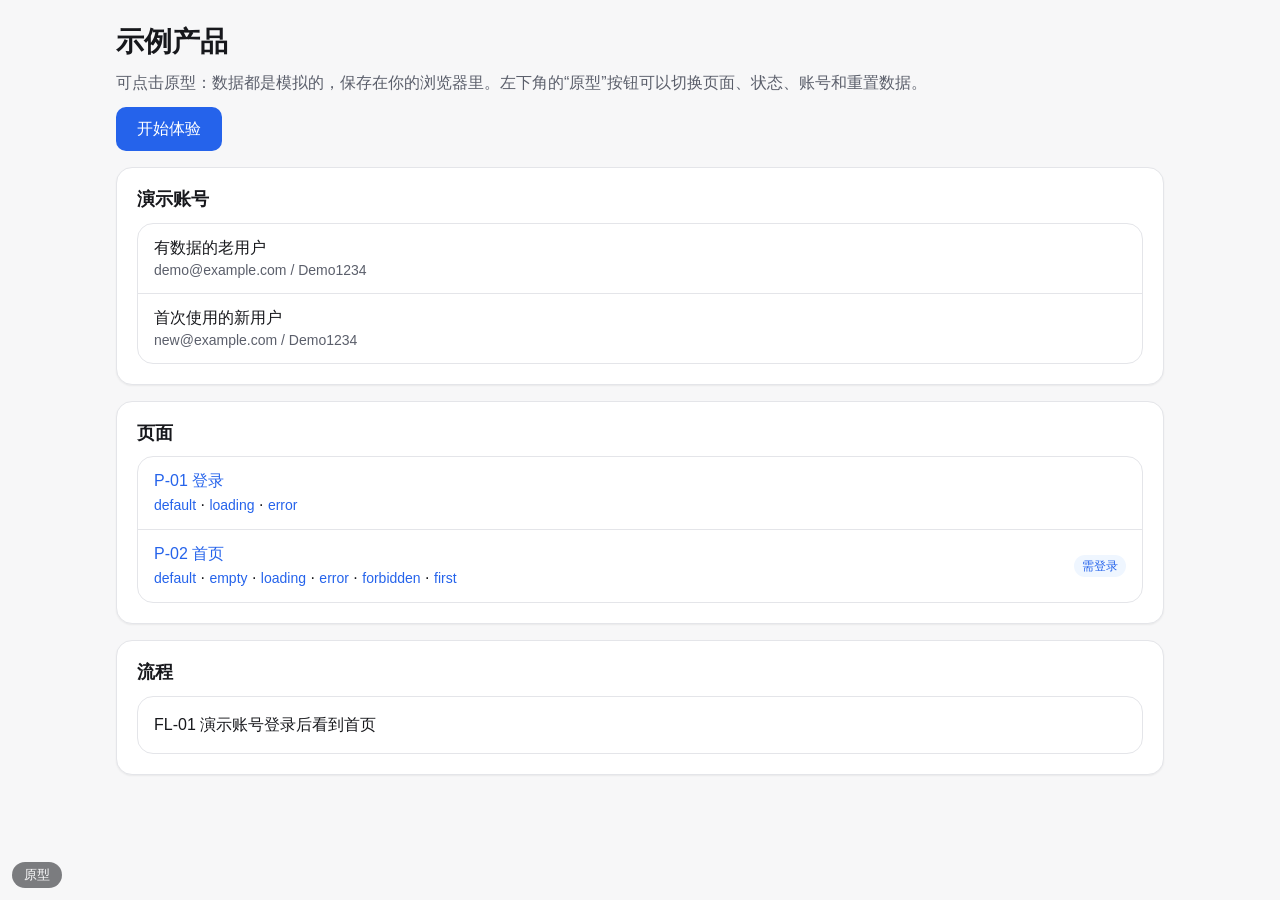
<file: skills/hq-design/prototype-starter/index.html>
<!doctype html>
<html lang="zh-CN">
<head>
  <meta charset="utf-8">
  <meta name="viewport" content="width=device-width, initial-scale=1">
  <title>原型目录</title>
  <link rel="stylesheet" href="assets/tokens.css">
  <link rel="stylesheet" href="assets/base.css">
</head>
<!-- 原型入口：给评审和用户看的目录。从 manifest.js 生成，不用手改。 -->
<body data-hq-page="index">
  <div class="app">
    <main class="main stack">
      <div>
        <h1 data-testid="product"></h1>
        <p class="muted">可点击原型：数据都是模拟的，保存在你的浏览器里。左下角的“原型”按钮可以切换页面、状态、账号和重置数据。</p>
        <a class="btn btn-primary" id="start" data-testid="start">开始体验</a>
      </div>
      <div class="card"><h3>演示账号</h3><ul class="list" id="accounts"></ul></div>
      <div class="card"><h3>页面</h3><ul class="list" id="pages"></ul></div>
      <div class="card"><h3>流程</h3><ul class="list" id="flows"></ul></div>
    </main>
  </div>
  <script src="manifest.js"></script>
  <script src="data/seed.js"></script>
  <script src="assets/app.js"></script>
  <script>
    var M = HQ.manifest;
    document.title = M.product + " · 原型";
    document.querySelector("[data-testid=product]").textContent = M.product;
    document.getElementById("start").href = HQ.url(M.entry);
    function li(html) { var e = document.createElement("li"); e.innerHTML = html; return e; }
    function esc(s) { var d = document.createElement("div"); d.textContent = s == null ? "" : String(s); return d.innerHTML; }
    M.accounts.forEach(function (a) {
      document.getElementById("accounts").appendChild(li("<div style='flex:1'>" + esc(a.note || a.role) + "<div class='small muted'>" + esc(a.email) + " / " + esc(a.password) + "</div></div>"));
    });
    M.pages.forEach(function (p) {
      var states = (p.states || []).map(function (s) { return "<a class='small' href='" + HQ.url(p.id, "state=" + s) + "'>" + esc(s) + "</a>"; }).join(" · ");
      document.getElementById("pages").appendChild(li("<div style='flex:1'><a href='" + HQ.url(p.id) + "'>" + esc(p.id + " " + p.title) + "</a><div>" + states + "</div></div>" + (p.auth ? "<span class='badge'>需登录</span>" : "")));
    });
    (M.flows || []).forEach(function (f) {
      document.getElementById("flows").appendChild(li("<div style='flex:1'>" + esc(f.id + " " + f.title) + "<div class='small muted'>" + esc((f.requirements || []).join("、")) + "</div></div>"));
    });
  </script>
</body>
</html>
</file>
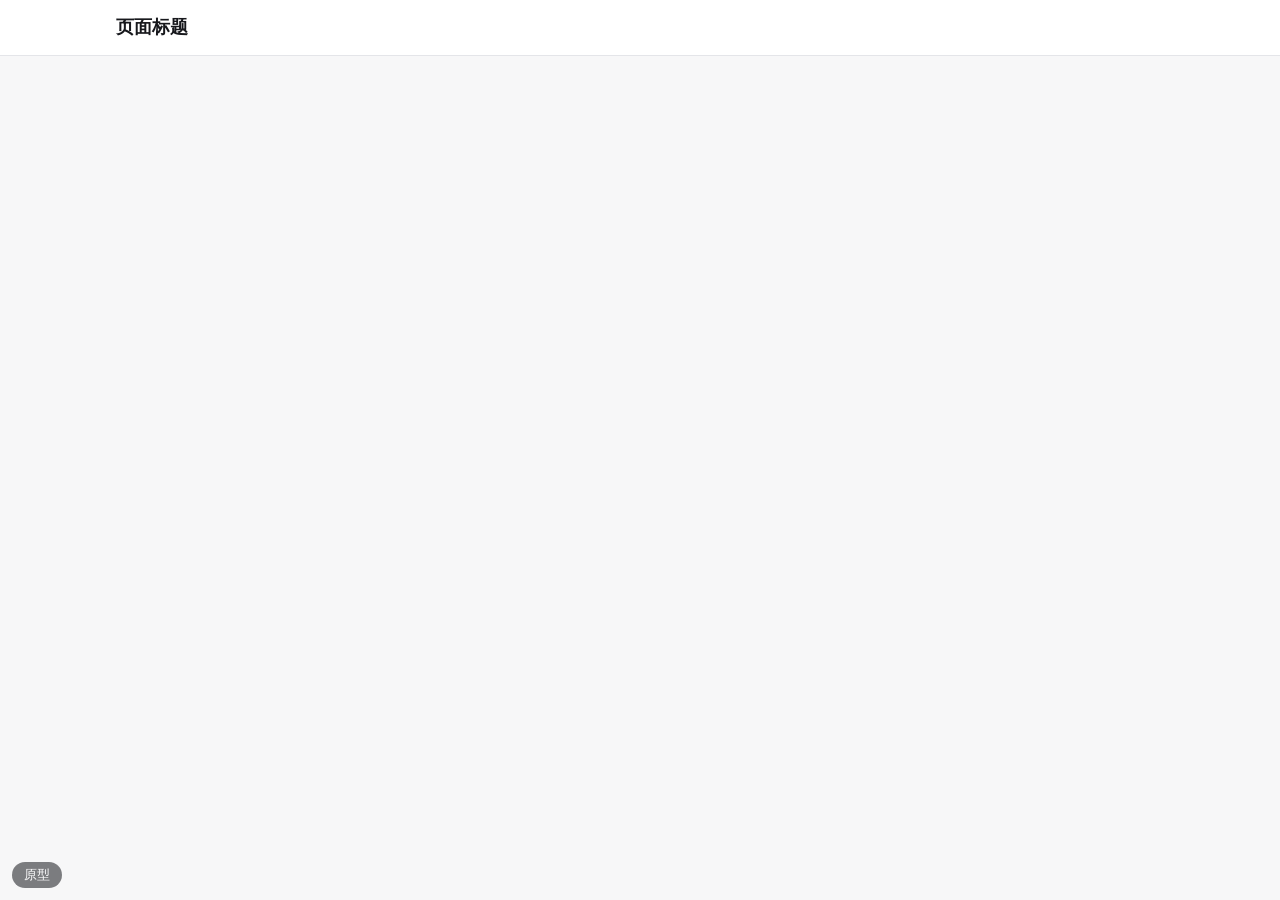
<file: skills/hq-design/prototype-starter/pages/_page-template.html>
<!doctype html>
<html lang="zh-CN">
<head>
  <meta charset="utf-8">
  <meta name="viewport" content="width=device-width, initial-scale=1">
  <title>页面标题</title>
  <link rel="stylesheet" href="../assets/tokens.css">
  <link rel="stylesheet" href="../assets/base.css">
</head>
<!-- 新页面复制本文件（文件名不要以 _ 开头），把 P-xx 换成 manifest.js 里的编号。
     manifest 里这一页声明的每种状态都要有对应的 data-hq-state 区块；不适用的状态写进 manifest 的 na 并写原因。
     一个区块属于几种状态时用空格分开（如 data-hq-state="default error"）。
     需要点击、输入的元素加 data-testid，流程（flows）用它定位。只用 tokens.css 的变量，不写死颜色。 -->
<body data-hq-page="P-xx">
  <div class="app">
    <header class="header"><div class="title">页面标题</div></header>
    <main class="main">
      <section data-hq-state="default"></section>
      <section data-hq-state="loading" hidden aria-busy="true"></section>
      <section data-hq-state="empty" hidden></section>
      <section data-hq-state="error" hidden></section>
      <section data-hq-state="forbidden" hidden></section>
      <section data-hq-state="first" hidden></section>
    </main>
  </div>
  <script src="../manifest.js"></script>
  <script src="../data/seed.js"></script>
  <script src="../assets/app.js"></script>
  <script>
    // 页面逻辑：用 HQ.api() 模拟接口，HQ.show() 切换状态，HQ.go("P-xx") 跳转，HQ.db 读写模拟数据。
  </script>
</body>
</html>
</file>
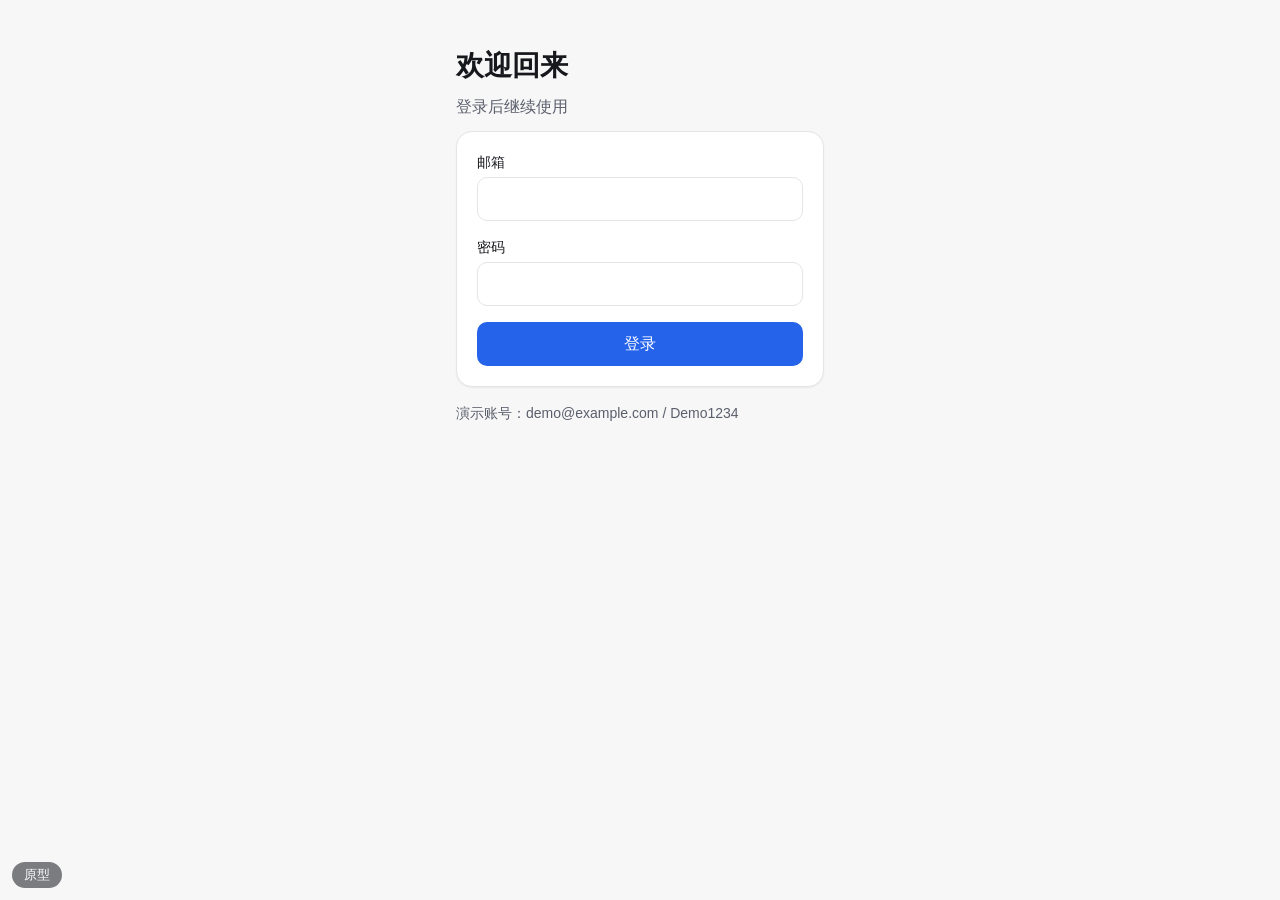
<file: skills/hq-design/prototype-starter/pages/home.html>
<!doctype html>
<html lang="zh-CN">
<head>
  <meta charset="utf-8">
  <meta name="viewport" content="width=device-width, initial-scale=1">
  <title>首页</title>
  <link rel="stylesheet" href="../assets/tokens.css">
  <link rel="stylesheet" href="../assets/base.css">
</head>
<body data-hq-page="P-02">
  <div class="app">
    <header class="header">
      <div class="title">首页</div>
      <a class="btn btn-ghost" href="login.html" data-testid="sign-out">退出</a>
    </header>
    <main class="main">
      <section data-hq-state="default">
        <div class="row" style="margin-bottom: var(--space-4);">
          <h2 style="margin: 0;">我的事项</h2><span class="spacer"></span>
          <button class="btn btn-primary" type="button" data-testid="add">新建</button>
        </div>
        <ul class="list" data-testid="item-list"></ul>
      </section>
      <section data-hq-state="loading" hidden aria-busy="true">
        <div class="list">
          <div style="padding: var(--space-4);" class="stack">
            <div class="skeleton" style="height: 16px; width: 60%;"></div>
            <div class="skeleton" style="height: 12px; width: 40%;"></div>
            <div class="skeleton" style="height: 16px; width: 70%;"></div>
          </div>
        </div>
      </section>
      <section data-hq-state="empty" hidden>
        <div class="state">
          <svg class="icon" viewBox="0 0 24 24" fill="none" stroke="currentColor" stroke-width="1.5" aria-hidden="true"><rect x="4" y="4" width="16" height="16" rx="3"/><path d="M8 12h8M12 8v8"/></svg>
          <h2>还没有事项</h2>
          <p>新建第一条，开始记录吧</p>
          <button class="btn btn-primary" type="button">新建事项</button>
        </div>
      </section>
      <section data-hq-state="error" hidden>
        <div class="state" role="alert">
          <svg class="icon" viewBox="0 0 24 24" fill="none" stroke="currentColor" stroke-width="1.5" aria-hidden="true"><circle cx="12" cy="12" r="9"/><path d="M12 7v6M12 16.5v.5"/></svg>
          <h2>加载失败</h2>
          <p>网络好像出了点问题</p>
          <a class="btn" href="home.html">重试</a>
        </div>
      </section>
      <section data-hq-state="forbidden" hidden>
        <div class="state">
          <svg class="icon" viewBox="0 0 24 24" fill="none" stroke="currentColor" stroke-width="1.5" aria-hidden="true"><rect x="5" y="10" width="14" height="10" rx="2"/><path d="M8 10V7a4 4 0 0 1 8 0v3"/></svg>
          <h2>没有访问权限</h2>
          <p>请联系管理员开通，或切换账号</p>
          <a class="btn" href="login.html">切换账号</a>
        </div>
      </section>
      <section data-hq-state="first" hidden>
        <div class="card stack" style="text-align: center;">
          <h2>欢迎使用</h2>
          <p class="muted">三步上手：新建事项、设置提醒、完成后打勾。</p>
          <button class="btn btn-primary" type="button" data-testid="onboard-done">开始使用</button>
        </div>
      </section>
    </main>
  </div>
  <script src="../manifest.js"></script>
  <script src="../data/seed.js"></script>
  <script src="../assets/app.js"></script>
  <script>
    document.querySelector("[data-testid=sign-out]").addEventListener("click", function () { HQ.auth.signOut(); });
    function render() {
      var user = HQ.auth.current();
      if (user && user.first && !HQ.state) { HQ.show("first"); return; }
      HQ.show("loading");
      HQ.api(function () { return HQ.db.all("items"); }).then(function (items) {
        if (!items.length) { HQ.show("empty"); return; }
        var ul = document.querySelector("[data-testid=item-list]");
        ul.innerHTML = "";
        items.forEach(function (it) {
          var li = document.createElement("li");
          li.innerHTML = '<div style="flex:1"><div></div><div class="small muted"></div></div><span class="badge"></span>';
          li.querySelector("div > div").textContent = it.title;
          li.querySelector(".small").textContent = it.meta;
          li.querySelector(".badge").textContent = it.tag;
          ul.appendChild(li);
        });
        HQ.show("default");
      }, function () { HQ.show("error"); });
    }
    document.querySelector("[data-testid=onboard-done]").addEventListener("click", function () { HQ.auth.markOnboarded(); render(); });
    document.querySelector("[data-testid=add]").addEventListener("click", function () {
      HQ.db.insert("items", { title: "新事项", meta: "刚刚", tag: "待处理" }); HQ.toast("已新建"); render();
    });
    if (!HQ.state || HQ.state === "default") render();
  </script>
</body>
</html>
</file>
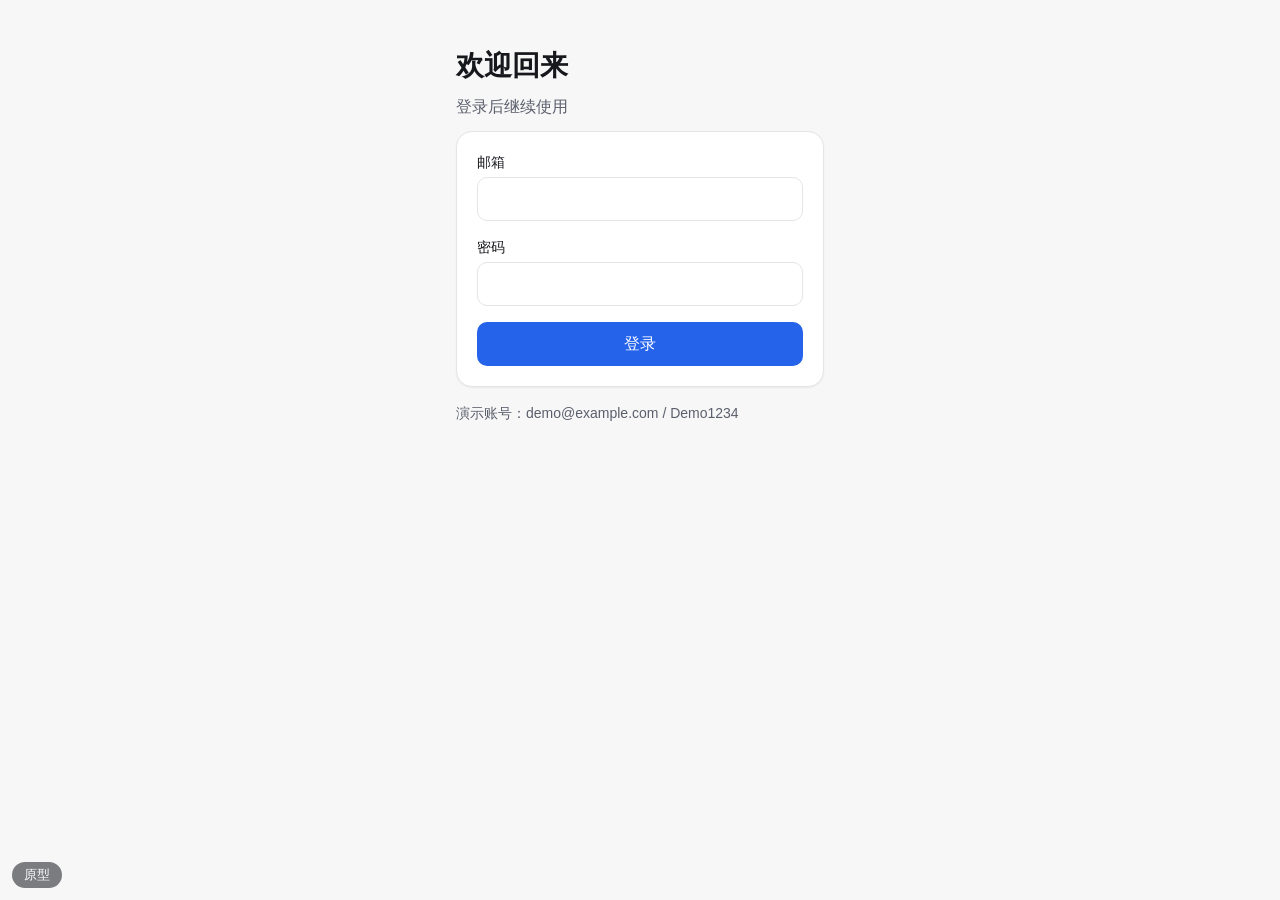
<file: skills/hq-design/prototype-starter/pages/login.html>
<!doctype html>
<html lang="zh-CN">
<head>
  <meta charset="utf-8">
  <meta name="viewport" content="width=device-width, initial-scale=1">
  <title>登录</title>
  <link rel="stylesheet" href="../assets/tokens.css">
  <link rel="stylesheet" href="../assets/base.css">
</head>
<body data-hq-page="P-01">
  <div class="app">
    <main class="main" style="max-width: 400px; padding-top: var(--space-12);">
      <h1>欢迎回来</h1>
      <p class="muted">登录后继续使用</p>
      <form class="card stack" data-testid="login-form" novalidate>
        <section data-hq-state="error" hidden>
          <div class="notice notice-danger" role="alert" data-testid="login-error">邮箱或密码不正确</div>
        </section>
        <div class="field">
          <label for="email">邮箱</label>
          <input class="input" id="email" type="email" autocomplete="email" data-testid="email" required>
        </div>
        <div class="field">
          <label for="password">密码</label>
          <input class="input" id="password" type="password" autocomplete="current-password" data-testid="password" required>
        </div>
        <section data-hq-state="default error">
          <button class="btn btn-primary btn-block" type="submit" data-testid="submit">登录</button>
        </section>
        <section data-hq-state="loading" hidden>
          <button class="btn btn-primary btn-block" type="button" aria-busy="true" disabled>正在登录…</button>
        </section>
      </form>
      <p class="small muted" style="margin-top: var(--space-4);">演示账号：demo@example.com / Demo1234</p>
    </main>
  </div>
  <script src="../manifest.js"></script>
  <script src="../data/seed.js"></script>
  <script src="../assets/app.js"></script>
  <script>
    document.querySelector("[data-testid=login-form]").addEventListener("submit", function (e) {
      e.preventDefault();
      var email = document.getElementById("email").value.trim();
      var password = document.getElementById("password").value;
      HQ.show("loading");
      HQ.api(function () { return HQ.auth.signIn(email, password); }).then(function (user) {
        if (!user) { HQ.show("error"); return; }
        var next = new URLSearchParams(location.search).get("next");
        HQ.go(next || "P-02");
      }, function () { HQ.show("error"); });
    });
  </script>
</body>
</html>
</file>
<file: skills/hq-design/prototype-starter/assets/tokens.css>
/* 设计变量：原型里所有颜色、字号、间距、圆角、阴影、动效都从这里取（design-system.md 记录同一套值）。
   默认方向：简洁易懂、现代时尚——中性灰底、一个主色、充足留白、克制的阴影。改风格只改这个文件。 */
:root {
  /* 颜色：一个主色 + 中性色 + 语义色 */
  --color-primary: #2563eb;
  --color-primary-hover: #1d4ed8;
  --color-primary-soft: #eff6ff;
  --color-on-primary: #ffffff;
  --color-bg: #f7f7f8;
  --color-surface: #ffffff;
  --color-surface-muted: #f1f2f4;
  --color-border: #e4e5e9;
  --color-text: #17181c;
  --color-text-secondary: #5b5f6b;
  --color-text-tertiary: #8b8f9a;
  --color-success: #15803d;
  --color-success-soft: #ecfdf3;
  --color-warning: #b45309;
  --color-warning-soft: #fffbeb;
  --color-danger: #dc2626;
  --color-danger-soft: #fef2f2;
  --color-overlay: rgba(17, 18, 23, 0.45);

  /* 字体与字号阶梯（1.25 倍） */
  --font-sans: -apple-system, BlinkMacSystemFont, "SF Pro Text", "PingFang SC", "Hiragino Sans GB", "Microsoft YaHei", "Segoe UI", Roboto, sans-serif;
  --font-mono: ui-monospace, SFMono-Regular, Menlo, Consolas, monospace;
  --text-xs: 12px;
  --text-sm: 14px;
  --text-md: 16px;
  --text-lg: 18px;
  --text-xl: 22px;
  --text-2xl: 28px;
  --text-3xl: 34px;
  --leading-tight: 1.25;
  --leading-normal: 1.5;
  --weight-regular: 400;
  --weight-medium: 500;
  --weight-semibold: 600;

  /* 间距：4 的倍数 */
  --space-1: 4px;
  --space-2: 8px;
  --space-3: 12px;
  --space-4: 16px;
  --space-5: 20px;
  --space-6: 24px;
  --space-8: 32px;
  --space-10: 40px;
  --space-12: 48px;

  /* 圆角、阴影、动效 */
  --radius-sm: 6px;
  --radius-md: 10px;
  --radius-lg: 16px;
  --radius-full: 999px;
  --shadow-sm: 0 1px 2px rgba(17, 18, 23, 0.06);
  --shadow-md: 0 4px 16px rgba(17, 18, 23, 0.08);
  --shadow-lg: 0 12px 32px rgba(17, 18, 23, 0.14);
  --duration-fast: 120ms;
  --duration-normal: 200ms;
  --ease-out: cubic-bezier(0.2, 0.8, 0.2, 1);

  /* 布局 */
  --content-max: 1080px;
  --touch-target: 44px;
  --header-height: 56px;
}

@media (prefers-color-scheme: dark) {
  :root:not([data-theme="light"]) {
    --color-primary: #60a5fa;
    --color-primary-hover: #93c5fd;
    --color-primary-soft: #172554;
    --color-on-primary: #0b1220;
    --color-bg: #0f1013;
    --color-surface: #17181c;
    --color-surface-muted: #1f2026;
    --color-border: #2c2e35;
    --color-text: #f3f4f6;
    --color-text-secondary: #b4b8c2;
    --color-text-tertiary: #7d818c;
    --color-success-soft: #052e16;
    --color-warning-soft: #2b1a05;
    --color-danger-soft: #2d0b0b;
    --color-overlay: rgba(0, 0, 0, 0.6);
  }
}
</file>
<file: skills/hq-design/prototype-starter/assets/base.css>
/* 基础样式和通用组件。只用 tokens.css 里的变量，不写死颜色和尺寸。 */
*, *::before, *::after { box-sizing: border-box; }
html { -webkit-text-size-adjust: 100%; }
body {
  margin: 0; min-height: 100vh; background: var(--color-bg); color: var(--color-text);
  font-family: var(--font-sans); font-size: var(--text-md); line-height: var(--leading-normal);
  -webkit-font-smoothing: antialiased;
}
h1, h2, h3 { margin: 0 0 var(--space-3); line-height: var(--leading-tight); font-weight: var(--weight-semibold); }
h1 { font-size: var(--text-2xl); }
h2 { font-size: var(--text-xl); }
h3 { font-size: var(--text-lg); }
p { margin: 0 0 var(--space-3); }
a { color: var(--color-primary); text-decoration: none; }
a:hover { text-decoration: underline; }
:focus-visible { outline: 2px solid var(--color-primary); outline-offset: 2px; }
.muted { color: var(--color-text-secondary); }
.small { font-size: var(--text-sm); }

/* 布局：手机平台（body.platform-mobile）在桌面上居中显示成手机宽度 */
.app { display: flex; flex-direction: column; min-height: 100vh; }
body.platform-mobile .app { max-width: 430px; margin: 0 auto; background: var(--color-bg); box-shadow: var(--shadow-md); }
.header {
  position: sticky; top: 0; z-index: 10; display: flex; align-items: center; gap: var(--space-3);
  height: var(--header-height); background: var(--color-surface);
  /* 左右内边距和 .main 的内容边缘对齐 */
  padding: 0 max(var(--space-4), calc((100% - var(--content-max)) / 2 + var(--space-4)));
  border-bottom: 1px solid var(--color-border);
}
.header .title { flex: 1; font-size: var(--text-lg); font-weight: var(--weight-semibold); }
.main { flex: 1; width: 100%; max-width: var(--content-max); margin: 0 auto; padding: var(--space-6) var(--space-4); }
.stack { display: flex; flex-direction: column; gap: var(--space-4); }
.row { display: flex; align-items: center; gap: var(--space-3); }
.spacer { flex: 1; }
.tabbar {
  position: sticky; bottom: 0; display: flex; background: var(--color-surface); border-top: 1px solid var(--color-border);
  padding-bottom: env(safe-area-inset-bottom);
}
.tabbar a { flex: 1; display: flex; flex-direction: column; align-items: center; gap: 2px; padding: var(--space-2) 0;
  min-height: var(--touch-target); font-size: var(--text-xs); color: var(--color-text-tertiary); }
.tabbar a[aria-current="page"] { color: var(--color-primary); }
.tabbar a:hover { text-decoration: none; }

/* 组件 */
.card { background: var(--color-surface); border: 1px solid var(--color-border); border-radius: var(--radius-lg); padding: var(--space-5); box-shadow: var(--shadow-sm); }
.btn {
  display: inline-flex; align-items: center; justify-content: center; gap: var(--space-2);
  min-height: var(--touch-target); padding: 0 var(--space-5); border-radius: var(--radius-md); border: 1px solid transparent;
  font: inherit; font-weight: var(--weight-medium); cursor: pointer; transition: background var(--duration-fast) var(--ease-out);
  background: var(--color-surface-muted); color: var(--color-text);
}
.btn:hover { text-decoration: none; filter: brightness(0.97); }
.btn-primary { background: var(--color-primary); color: var(--color-on-primary); }
.btn-primary:hover { background: var(--color-primary-hover); filter: none; }
.btn-ghost { background: transparent; border-color: var(--color-border); }
.btn-danger { background: var(--color-danger); color: var(--color-on-primary); }
.btn-block { width: 100%; }
.btn[disabled], .btn[aria-busy="true"] { opacity: 0.6; cursor: not-allowed; }
.field { display: flex; flex-direction: column; gap: var(--space-1); }
.field label { font-size: var(--text-sm); font-weight: var(--weight-medium); }
.input {
  min-height: var(--touch-target); padding: 0 var(--space-3); border: 1px solid var(--color-border); border-radius: var(--radius-md);
  background: var(--color-surface); color: var(--color-text); font: inherit;
}
.input:focus { outline: none; border-color: var(--color-primary); box-shadow: 0 0 0 3px var(--color-primary-soft); }
.field-error { font-size: var(--text-sm); color: var(--color-danger); }
.field[data-invalid] .input { border-color: var(--color-danger); }
.list { list-style: none; margin: 0; padding: 0; background: var(--color-surface); border: 1px solid var(--color-border); border-radius: var(--radius-lg); }
.list li { display: flex; align-items: center; gap: var(--space-3); min-height: 56px; padding: var(--space-3) var(--space-4); }
.list li + li { border-top: 1px solid var(--color-border); }
.badge { display: inline-flex; padding: 2px var(--space-2); border-radius: var(--radius-full); font-size: var(--text-xs); background: var(--color-primary-soft); color: var(--color-primary); }
.notice { padding: var(--space-3) var(--space-4); border-radius: var(--radius-md); font-size: var(--text-sm); }
.notice-danger { background: var(--color-danger-soft); color: var(--color-danger); }
.notice-success { background: var(--color-success-soft); color: var(--color-success); }

/* 状态：空、加载、错误、无权限、首次使用 */
.state { display: flex; flex-direction: column; align-items: center; text-align: center; gap: var(--space-3); padding: var(--space-12) var(--space-4); color: var(--color-text-secondary); }
.state .icon { width: 56px; height: 56px; color: var(--color-text-tertiary); }
.state h2 { color: var(--color-text); font-size: var(--text-lg); margin: 0; }
.skeleton { border-radius: var(--radius-sm); background: linear-gradient(90deg, var(--color-surface-muted), var(--color-border), var(--color-surface-muted)); background-size: 200% 100%; animation: hq-shimmer 1.2s infinite; }
@keyframes hq-shimmer { from { background-position: 200% 0; } to { background-position: -200% 0; } }
@media (prefers-reduced-motion: reduce) { .skeleton { animation: none; } }
[data-hq-state][hidden] { display: none !important; }

/* 提示和弹窗 */
.toast { position: fixed; left: 50%; bottom: var(--space-8); transform: translateX(-50%); z-index: 100;
  padding: var(--space-3) var(--space-5); border-radius: var(--radius-full); background: var(--color-text); color: var(--color-surface);
  font-size: var(--text-sm); box-shadow: var(--shadow-lg); }
.modal-backdrop { position: fixed; inset: 0; z-index: 90; display: grid; place-items: center; padding: var(--space-4); background: var(--color-overlay); }
.modal { width: 100%; max-width: 420px; }

/* 原型工具条（只在原型里有，不属于产品界面） */
.hq-toolbar { position: fixed; left: var(--space-3); bottom: var(--space-3); z-index: 200; font-size: var(--text-xs); font-family: var(--font-sans); }
.hq-toolbar > button { border: 0; border-radius: var(--radius-full); padding: var(--space-1) var(--space-3); background: var(--color-text); color: var(--color-surface); opacity: 0.55; cursor: pointer; }
.hq-toolbar > button:hover { opacity: 1; }
.hq-toolbar .panel { margin-bottom: var(--space-2); width: 260px; max-height: 70vh; overflow: auto; padding: var(--space-3); border-radius: var(--radius-md); background: var(--color-surface); color: var(--color-text); border: 1px solid var(--color-border); box-shadow: var(--shadow-lg); }
.hq-toolbar .panel h4 { margin: var(--space-2) 0 var(--space-1); font-size: var(--text-xs); color: var(--color-text-tertiary); font-weight: var(--weight-medium); }
.hq-toolbar .panel a, .hq-toolbar .panel button.link { display: block; padding: 2px 0; background: none; border: 0; color: var(--color-primary); font: inherit; cursor: pointer; text-align: left; }
</file>
